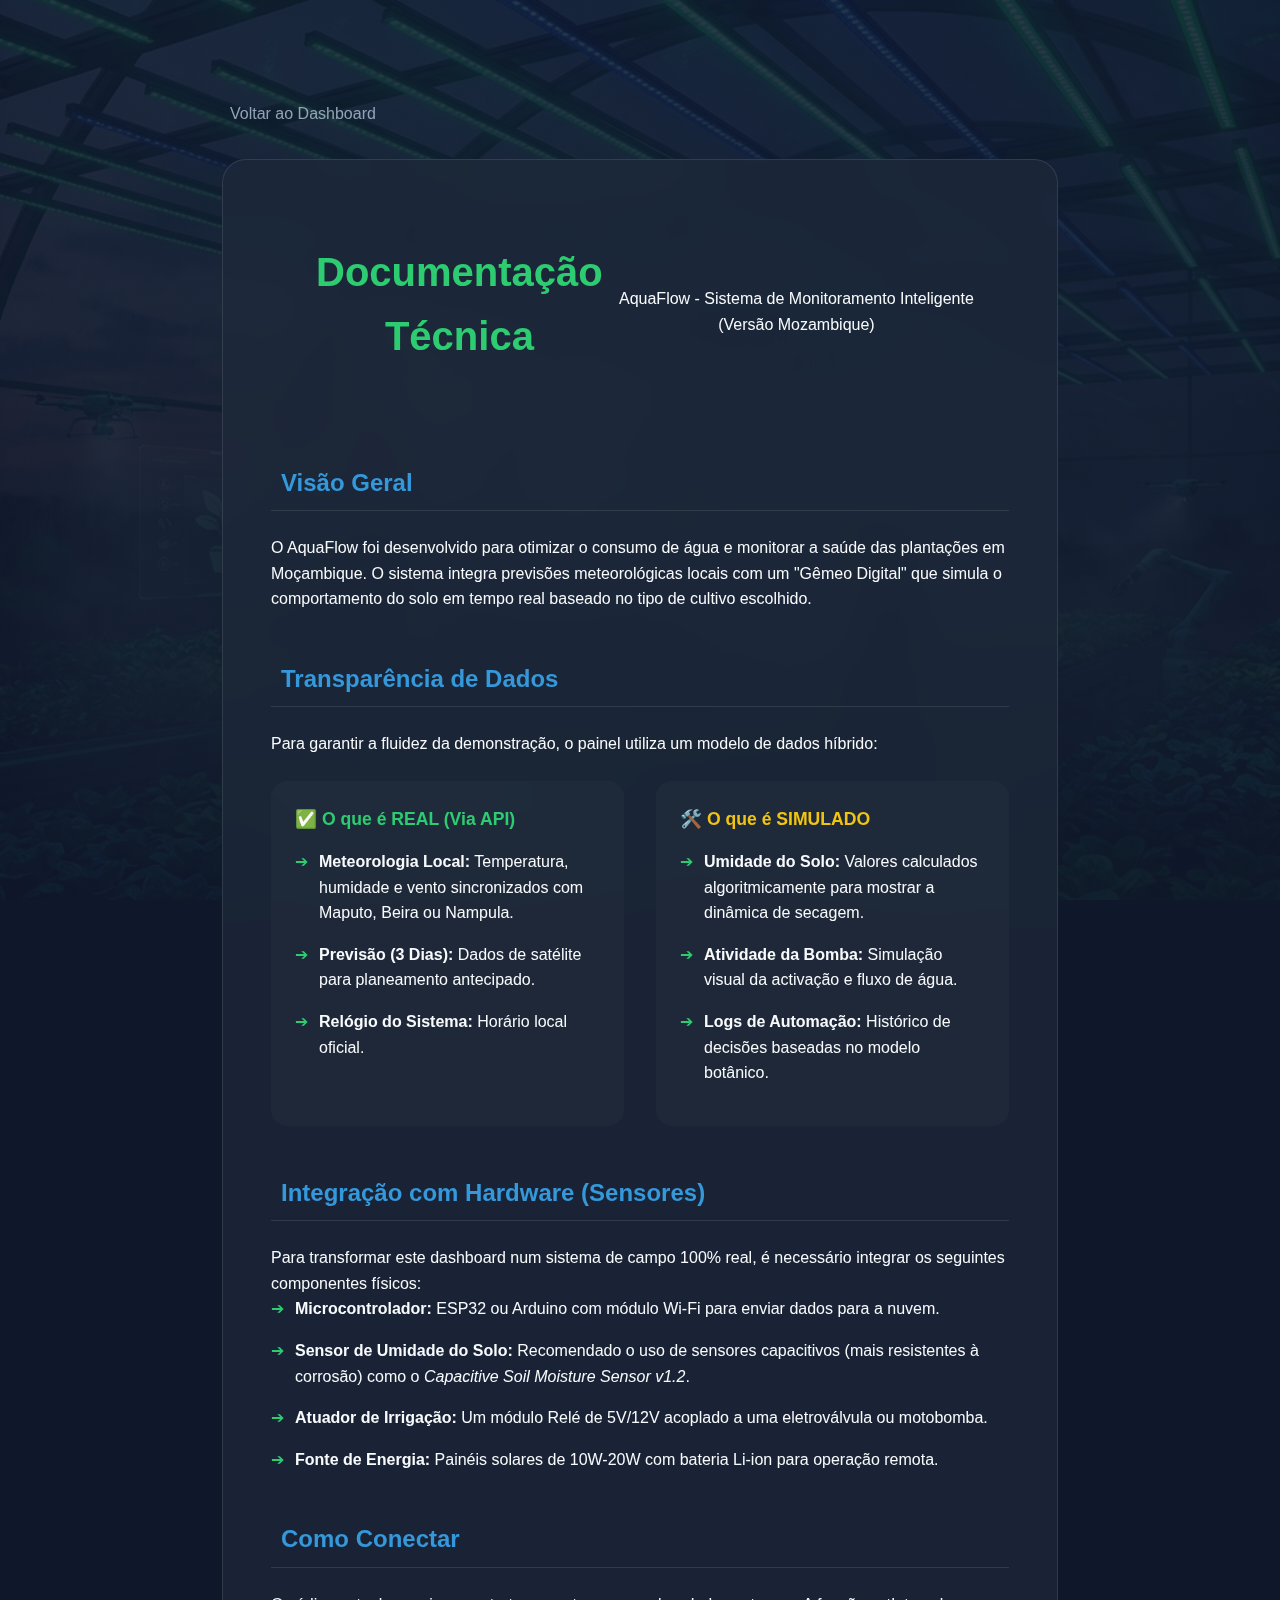
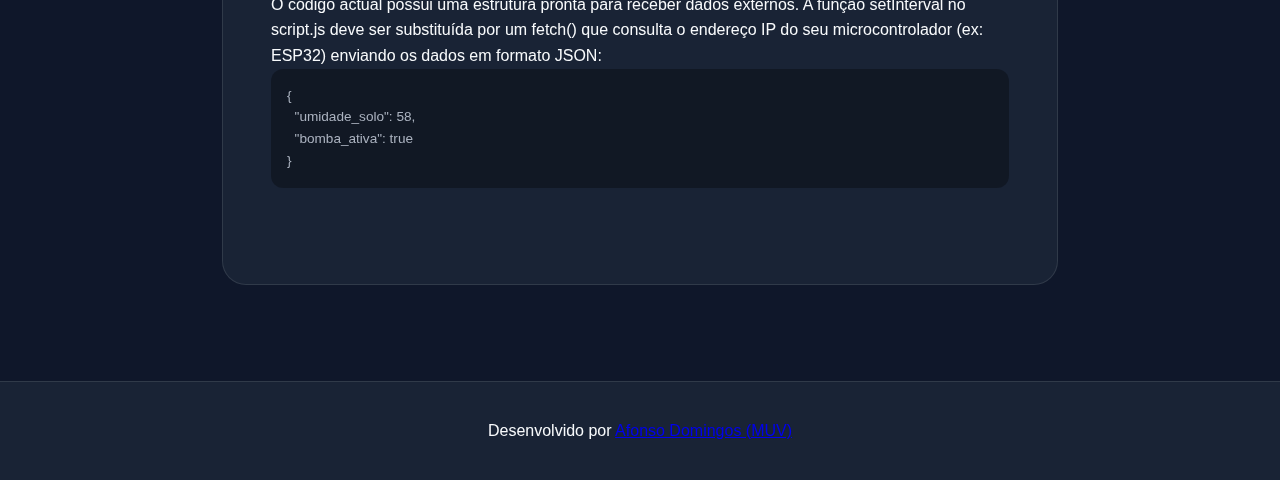
<file: docs.html>
<!DOCTYPE html>
<html lang="pt-br">

<head>
    <meta charset="UTF-8">
    <meta name="viewport" content="width=device-width, initial-scale=1.0">
    <title>Documentação | AquaFlow Mozambique</title>
    <link rel="stylesheet" href="style.css">
    <link href="https://fonts.googleapis.com/css2?family=Outfit:wght@300;400;600;700&display=swap" rel="stylesheet">
    <script src="https://unpkg.com/lucide@latest"></script>
    <style>
        .doc-container {
            max-width: 900px;
            margin: 4rem auto;
            padding: 2rem;
            line-height: 1.6;
        }

        .doc-card {
            background: var(--card-bg);
            border: 1px solid var(--card-border);
            border-radius: 24px;
            padding: 3rem;
            backdrop-filter: blur(20px);
        }

        .doc-header {
            text-align: center;
            margin-bottom: 3rem;
        }

        .doc-header h1 {
            font-size: 2.5rem;
            color: var(--primary);
            margin-bottom: 1rem;
        }

        .doc-section {
            margin-bottom: 3rem;
        }

        .doc-section h2 {
            display: flex;
            align-items: center;
            gap: 10px;
            color: var(--secondary);
            margin-bottom: 1.5rem;
            border-bottom: 1px solid var(--card-border);
            padding-bottom: 0.5rem;
        }

        .grid-docs {
            display: grid;
            grid-template-columns: 1fr 1fr;
            gap: 2rem;
            margin-top: 1.5rem;
        }

        .status-box {
            padding: 1.5rem;
            border-radius: 16px;
            background: rgba(128, 128, 128, 0.05);
        }

        .status-box h3 {
            margin-bottom: 1rem;
            font-size: 1.1rem;
        }

        .real-status {
            color: var(--primary);
        }

        .sim-status {
            color: var(--accent);
        }

        .hardware-list {
            list-style: none;
            padding: 0;
        }

        .hardware-list li {
            margin-bottom: 1rem;
            padding-left: 1.5rem;
            position: relative;
        }

        .hardware-list li::before {
            content: "➔";
            position: absolute;
            left: 0;
            color: var(--primary);
        }

        .back-link {
            display: inline-flex;
            align-items: center;
            gap: 8px;
            color: var(--text-dim);
            text-decoration: none;
            margin-bottom: 2rem;
            transition: color 0.3s;
        }

        .back-link:hover {
            color: var(--primary);
        }

        @media (max-width: 768px) {
            .grid-docs {
                grid-template-columns: 1fr;
            }
        }
    </style>
</head>

<body>
    <div class="glass-bg"></div>

    <div class="doc-container">
        <a href="index.html" class="back-link">
            <i data-lucide="arrow-left"></i> Voltar ao Dashboard
        </a>

        <div class="doc-card">
            <header class="doc-header">
                <h1>Documentação Técnica</h1>
                <p>AquaFlow - Sistema de Monitoramento Inteligente (Versão Mozambique)</p>
            </header>

            <section class="doc-section">
                <h2><i data-lucide="info"></i> Visão Geral</h2>
                <p>O AquaFlow foi desenvolvido para otimizar o consumo de água e monitorar a saúde das plantações em
                    Moçambique. O sistema integra previsões meteorológicas locais com um "Gêmeo Digital" que simula o
                    comportamento do solo em tempo real baseado no tipo de cultivo escolhido.</p>
            </section>

            <section class="doc-section">
                <h2><i data-lucide="layers"></i> Transparência de Dados</h2>
                <p>Para garantir a fluidez da demonstração, o painel utiliza um modelo de dados híbrido:</p>
                <div class="grid-docs">
                    <div class="status-box">
                        <h3 class="real-status">✅ O que é REAL (Via API)</h3>
                        <ul class="hardware-list">
                            <li><strong>Meteorologia Local:</strong> Temperatura, humidade e vento sincronizados com
                                Maputo, Beira ou Nampula.</li>
                            <li><strong>Previsão (3 Dias):</strong> Dados de satélite para planeamento antecipado.</li>
                            <li><strong>Relógio do Sistema:</strong> Horário local oficial.</li>
                        </ul>
                    </div>
                    <div class="status-box">
                        <h3 class="sim-status">🛠️ O que é SIMULADO</h3>
                        <ul class="hardware-list">
                            <li><strong>Umidade do Solo:</strong> Valores calculados algoritmicamente para mostrar a
                                dinâmica de secagem.</li>
                            <li><strong>Atividade da Bomba:</strong> Simulação visual da activação e fluxo de água.</li>
                            <li><strong>Logs de Automação:</strong> Histórico de decisões baseadas no modelo botânico.
                            </li>
                        </ul>
                    </div>
                </div>
            </section>

            <section class="doc-section">
                <h2><i data-lucide="cpu"></i> Integração com Hardware (Sensores)</h2>
                <p>Para transformar este dashboard num sistema de campo 100% real, é necessário integrar os seguintes
                    componentes físicos:</p>
                <ul class="hardware-list">
                    <li><strong>Microcontrolador:</strong> ESP32 ou Arduino com módulo Wi-Fi para enviar dados para a
                        nuvem.</li>
                    <li><strong>Sensor de Umidade do Solo:</strong> Recomendado o uso de sensores capacitivos (mais
                        resistentes à corrosão) como o <em>Capacitive Soil Moisture Sensor v1.2</em>.</li>
                    <li><strong>Atuador de Irrigação:</strong> Um módulo Relé de 5V/12V acoplado a uma eletroválvula ou
                        motobomba.</li>
                    <li><strong>Fonte de Energia:</strong> Painéis solares de 10W-20W com bateria Li-ion para operação
                        remota.</li>
                </ul>
            </section>

            <section class="doc-section">
                <h2><i data-lucide="wrench"></i> Como Conectar</h2>
                <p>O código actual possui uma estrutura pronta para receber dados externos. A função
                    <code>setInterval</code> no <code>script.js</code> deve ser substituída por um <code>fetch()</code>
                    que consulta o endereço IP do seu microcontrolador (ex: ESP32) enviando os dados em formato JSON:
                </p>
                <pre
                    style="background: rgba(0,0,0,0.3); padding: 1rem; border-radius: 12px; font-size: 0.85rem; color: #abb2bf; overflow-x: auto;">
{
  "umidade_solo": 58,
  "bomba_ativa": true
}</pre>
            </section>
        </div>
    </div>

    <footer>
        <div class="footer-content">
            <p>Desenvolvido por <a href="https://www.linkedin.com/in/afonso-domingos-6b59361a5/" target="_blank"
                    class="footer-name">Afonso Domingos (MUV)</a></p>
        </div>
    </footer>

    <script>
        lucide.createIcons();
    </script>
</body>

</html>
</file>
<file: style.css>
:root {
    /* Dark Theme (Default) */
    --primary: #2ecc71;
    --primary-glow: rgba(46, 204, 113, 0.4);
    --secondary: #3498db;
    --secondary-glow: rgba(52, 152, 219, 0.4);
    --accent: #f1c40f;
    --bg-dark: #0f172a;
    --card-bg: rgba(30, 41, 59, 0.7);
    --card-border: rgba(255, 255, 255, 0.1);
    --text-main: #f8fafc;
    --text-dim: #94a3b8;
    --danger: #ef4444;
    --glass-overlay: linear-gradient(rgba(15, 23, 42, 0.85), rgba(15, 23, 42, 0.95));
}

[data-theme="light"] {
    --bg-dark: #f1f5f9;
    --card-bg: rgba(255, 255, 255, 0.8);
    --card-border: rgba(0, 0, 0, 0.1);
    --text-main: #0f172a;
    --text-dim: #475569;
    --glass-overlay: linear-gradient(rgba(241, 245, 249, 0.85), rgba(241, 245, 249, 0.95));
    --primary-glow: rgba(46, 204, 113, 0.2);
}

* {
    margin: 0;
    padding: 0;
    box-sizing: border-box;
    font-family: 'Outfit', sans-serif;
}

body {
    background-color: var(--bg-dark);
    color: var(--text-main);
    min-height: 100vh;
    display: flex;
    flex-direction: column;
    overflow-x: hidden;
    transition: background-color 0.4s ease, color 0.4s ease;
}

.glass-bg {
    position: fixed;
    top: 0;
    left: 0;
    width: 100%;
    height: 100%;
    background: var(--glass-overlay),
        url('smart_garden_bg_1769792775026.png');
    background-size: cover;
    background-position: center;
    z-index: -1;
    transition: background 0.4s ease;
}

header {
    padding: 2rem;
    display: flex;
    justify-content: space-between;
    align-items: center;
    max-width: 1400px;
    margin: 0 auto;
    width: 100%;
}

.logo {
    display: flex;
    align-items: center;
    gap: 0.75rem;
}

.icon-logo {
    color: var(--primary);
    width: 32px;
    height: 32px;
}

.header-actions {
    display: flex;
    align-items: center;
    gap: 1rem;
}

.theme-toggle-btn,
.settings-btn,
.icon-btn-link {
    background: var(--card-bg);
    border: 1px solid var(--card-border);
    color: var(--text-main);
    width: 42px;
    height: 42px;
    border-radius: 12px;
    cursor: pointer;
    display: flex;
    align-items: center;
    justify-content: center;
    backdrop-filter: blur(8px);
    transition: all 0.3s ease;
    text-decoration: none;
}

.theme-toggle-btn:hover,
.settings-btn:hover,
.icon-btn-link:hover {
    background: var(--primary-glow);
    border-color: var(--primary);
    transform: translateY(-2px);
}

.theme-toggle-btn:hover,
.settings-btn:hover {
    transform: scale(1.1);
    border-color: var(--primary);
}

.clock-display {
    display: flex;
    align-items: center;
    gap: 0.75rem;
    background: var(--card-bg);
    padding: 0.5rem 1.25rem;
    border-radius: 12px;
    border: 1px solid var(--card-border);
    backdrop-filter: blur(8px);
    font-weight: 600;
    font-size: 0.9rem;
    color: var(--text-main);
}

.clock-display i {
    width: 16px;
    height: 16px;
    color: var(--secondary);
}

.clock-display .divider {
    color: var(--card-border);
    margin: 0 0.25rem;
}

.system-status {
    display: flex;
    align-items: center;
    gap: 0.5rem;
    background: var(--card-bg);
    padding: 0.5rem 1.25rem;
    border-radius: 99px;
    border: 1px solid var(--card-border);
    backdrop-filter: blur(8px);
}

.status-indicator {
    width: 10px;
    height: 10px;
    background: var(--primary);
    border-radius: 50%;
    box-shadow: 0 0 10px var(--primary-glow);
    animation: pulse 2s infinite;
}

@keyframes pulse {
    0% {
        opacity: 0.4;
        transform: scale(0.9);
    }

    50% {
        opacity: 1;
        transform: scale(1.1);
    }

    100% {
        opacity: 0.4;
        transform: scale(0.9);
    }
}

.dashboard {
    max-width: 1400px;
    margin: 0 auto;
    width: 100%;
    padding: 1rem 2rem;
    display: grid;
    grid-template-columns: 1fr 380px;
    gap: 2rem;
    align-items: start;
}

@media (max-width: 1200px) {
    .dashboard {
        grid-template-columns: 1fr;
    }
}

.main-stats {
    display: grid;
    grid-template-columns: repeat(2, 1fr);
    gap: 2rem;
}

.card {
    background: var(--card-bg);
    border: 1px solid var(--card-border);
    border-radius: 24px;
    padding: 1.5rem;
    backdrop-filter: blur(20px);
    transition: all 0.4s cubic-bezier(0.4, 0, 0.2, 1);
    position: relative;
    overflow: hidden;
}

.card:hover {
    transform: translateY(-5px);
    box-shadow: 0 20px 40px rgba(0, 0, 0, 0.2);
    border-color: rgba(46, 204, 113, 0.3);
}

.card-header {
    display: flex;
    justify-content: space-between;
    align-items: center;
    margin-bottom: 1.5rem;
}

.card-header h3 {
    font-size: 1rem;
    color: var(--text-dim);
    font-weight: 500;
    letter-spacing: 0.5px;
}

.card-header i {
    color: var(--primary);
    width: 18px;
    height: 18px;
}

/* Crop Selector */
.crop-selector-card {
    grid-column: span 2;
    display: flex;
    flex-direction: row;
    align-items: center;
    justify-content: space-between;
    padding: 1.25rem 2rem;
}

@media (max-width: 768px) {
    .crop-selector-card {
        flex-direction: column;
        gap: 1rem;
        text-align: center;
    }
}

.custom-select {
    background: rgba(15, 23, 42, 0.1);
    border: 1px solid var(--card-border);
    color: var(--text-main);
    padding: 0.75rem 1rem;
    border-radius: 12px;
    font-size: 1rem;
    cursor: pointer;
    min-width: 250px;
}

.crop-info {
    font-size: 0.9rem;
    color: var(--text-dim);
}

.crop-info strong {
    color: var(--primary);
}

/* Gauge Styles */
.moisture-card {
    display: flex;
    flex-direction: column;
    align-items: center;
    text-align: center;
}

.gauge-container {
    position: relative;
    width: 200px;
    height: 200px;
}

.gauge {
    transform: rotate(-90deg);
}

.gauge-bg {
    fill: none;
    stroke: rgba(128, 128, 128, 0.1);
    stroke-width: 8;
}

.gauge-progress {
    fill: none;
    stroke: var(--primary);
    stroke-width: 8;
    stroke-linecap: round;
    stroke-dasharray: 283;
    stroke-dashoffset: 283;
    transition: all 1s cubic-bezier(0.4, 0, 0.2, 1);
}

.gauge-value {
    position: absolute;
    top: 50%;
    left: 50%;
    transform: translate(-50%, -50%);
    font-size: 3rem;
    font-weight: 700;
}

.moisture-status {
    margin-top: 1rem;
    font-size: 1rem;
    color: var(--accent);
    font-weight: 600;
}

/* Pump Styles */
.pump-visual {
    height: 120px;
    display: flex;
    flex-direction: column;
    align-items: center;
    justify-content: center;
    margin-bottom: 2rem;
}

.pump-icon-container {
    background: rgba(46, 204, 113, 0.05);
    width: 70px;
    height: 70px;
    border-radius: 50%;
    display: flex;
    align-items: center;
    justify-content: center;
    border: 1px solid rgba(46, 204, 113, 0.1);
}

.pump-icon {
    width: 35px;
    height: 35px;
    color: var(--text-dim);
    transition: all 0.3s ease;
}

.pump-active .pump-icon {
    animation: rotate 2s linear infinite;
    color: var(--primary);
}

@keyframes rotate {
    from {
        transform: rotate(0deg);
    }

    to {
        transform: rotate(360deg);
    }
}

.water-flow-container {
    height: 30px;
    width: 4px;
    overflow: hidden;
}

.water-flow {
    width: 100%;
    height: 0;
    background: linear-gradient(to bottom, var(--secondary), transparent);
    border-radius: 2px;
    transition: height 0.5s ease;
}

.pump-active .water-flow {
    height: 100%;
    animation: waterFlow 1s infinite linear;
}

@keyframes waterFlow {
    0% {
        opacity: 0.3;
        transform: translateY(-100%);
    }

    100% {
        opacity: 1;
        transform: translateY(100%);
    }
}

.pump-control {
    display: flex;
    align-items: center;
    justify-content: center;
    gap: 1.25rem;
    margin-top: 1rem;
}

.switch {
    position: relative;
    display: inline-block;
    width: 60px;
    height: 30px;
}

.switch input {
    opacity: 0;
    width: 0;
    height: 0;
}

.slider {
    position: absolute;
    cursor: pointer;
    top: 0;
    left: 0;
    right: 0;
    bottom: 0;
    background-color: #cbd5e1;
    transition: .4s;
    border-radius: 34px;
}

input:checked+.slider {
    background-color: var(--primary);
}

.slider:before {
    position: absolute;
    content: "";
    height: 22px;
    width: 22px;
    left: 4px;
    bottom: 4px;
    background-color: white;
    transition: .4s;
    border-radius: 50%;
}

input:checked+.slider:before {
    transform: translateX(30px);
}

/* Consumption Card */
.consumption-grid {
    display: grid;
    grid-template-columns: 1fr 1fr;
    gap: 1.5rem;
    margin: 1.5rem 0;
}

.cons-item {
    background: rgba(128, 128, 128, 0.05);
    padding: 1.25rem;
    border-radius: 16px;
    border: 1px solid var(--card-border);
    display: flex;
    flex-direction: column;
    gap: 0.5rem;
}

.cons-item .label {
    font-size: 0.85rem;
    color: var(--text-dim);
}

.cons-item .value {
    font-size: 1.4rem;
    font-weight: 700;
    color: var(--secondary);
}

.savings-alert {
    background: rgba(52, 152, 219, 0.1);
    border: 1px solid var(--secondary);
    padding: 1rem;
    border-radius: 12px;
    display: flex;
    align-items: center;
    gap: 0.75rem;
    color: var(--secondary);
    font-size: 0.9rem;
    margin-top: 1rem;
    animation: pulse-soft 2s infinite;
}

.savings-alert.hidden {
    display: none;
}

@keyframes pulse-soft {
    0% {
        transform: scale(1);
        opacity: 0.8;
    }

    50% {
        transform: scale(1.01);
        opacity: 1;
    }

    100% {
        transform: scale(1);
        opacity: 0.8;
    }
}

/* Chart Styles */
.chart-card {
    grid-column: span 2;
}

.chart-container {
    width: 100%;
    height: 250px;
}

/* Weather Styles */
.weather-main {
    display: flex;
    align-items: center;
    gap: 1rem;
    margin-bottom: 2rem;
}

.weather-icon-large {
    width: 60px;
    height: 60px;
    color: var(--accent);
}

.temp {
    font-size: 3rem;
    font-weight: 700;
}

.weather-details {
    display: grid;
    gap: 0.75rem;
}

.w-detail {
    display: flex;
    align-items: center;
    gap: 1rem;
    padding: 0.75rem;
    background: rgba(128, 128, 128, 0.05);
    border-radius: 12px;
    border: 1px solid var(--card-border);
}

/* Forecast Styles */
.forecast-list {
    display: flex;
    flex-direction: column;
    gap: 0.75rem;
}

.forecast-item {
    display: flex;
    align-items: center;
    justify-content: space-between;
    padding: 0.75rem;
    background: rgba(128, 128, 128, 0.05);
    border-radius: 12px;
    border: 1px solid var(--card-border);
}

.forecast-day {
    font-weight: 600;
    width: 80px;
}

.forecast-temp {
    font-weight: 700;
}

/* Modal Styles */
.modal {
    display: none;
    position: fixed;
    z-index: 3000;
    left: 0;
    top: 0;
    width: 100%;
    height: 100%;
    background-color: rgba(0, 0, 0, 0.6);
    backdrop-filter: blur(5px);
    align-items: center;
    justify-content: center;
}

.modal.show {
    display: flex;
}

.modal-content {
    background: var(--bg-dark);
    padding: 2.5rem;
    border-radius: 24px;
    width: 90%;
    max-width: 500px;
    border: 1px solid var(--card-border);
    animation: slideIn 0.3s ease;
}

@keyframes slideIn {
    from {
        transform: translateY(20px);
        opacity: 0;
    }

    to {
        transform: translateY(0);
        opacity: 1;
    }
}

.modal-header {
    display: flex;
    justify-content: space-between;
    align-items: center;
    margin-bottom: 2rem;
}

.close-modal {
    background: none;
    border: none;
    color: var(--text-dim);
    font-size: 2rem;
    cursor: pointer;
}

.settings-group {
    margin-bottom: 1.5rem;
}

.settings-group label {
    display: block;
    margin-bottom: 0.75rem;
    color: var(--text-dim);
}

.settings-group input[type="range"] {
    width: 100%;
    accent-color: var(--primary);
}

.primary-btn {
    background: var(--primary);
    color: white;
    border: none;
    padding: 1rem;
    border-radius: 12px;
    width: 100%;
    font-weight: 700;
    cursor: pointer;
    transition: filter 0.3s;
}

.primary-btn:hover {
    filter: brightness(1.1);
}

/* Footer & Notifications same as before, but ensure responsive */
footer {
    padding: 2.5rem 2rem;
    border-top: 1px solid var(--card-border);
    background: var(--card-bg);
}

.footer-content {
    max-width: 1400px;
    margin: 0 auto;
    display: flex;
    justify-content: center;
    align-items: center;
    gap: 1rem;
}

.notification-container {
    position: fixed;
    top: 2rem;
    right: 2rem;
    z-index: 2000;
    display: flex;
    flex-direction: column;
    gap: 1rem;
}

.notification {
    background: var(--card-bg);
    border: 1px solid var(--card-border);
    padding: 1rem 1.5rem;
    border-radius: 16px;
    backdrop-filter: blur(12px);
    transform: translateX(120%);
    transition: 0.5s ease;
}

.notification.show {
    transform: translateX(0);
}
</file>
